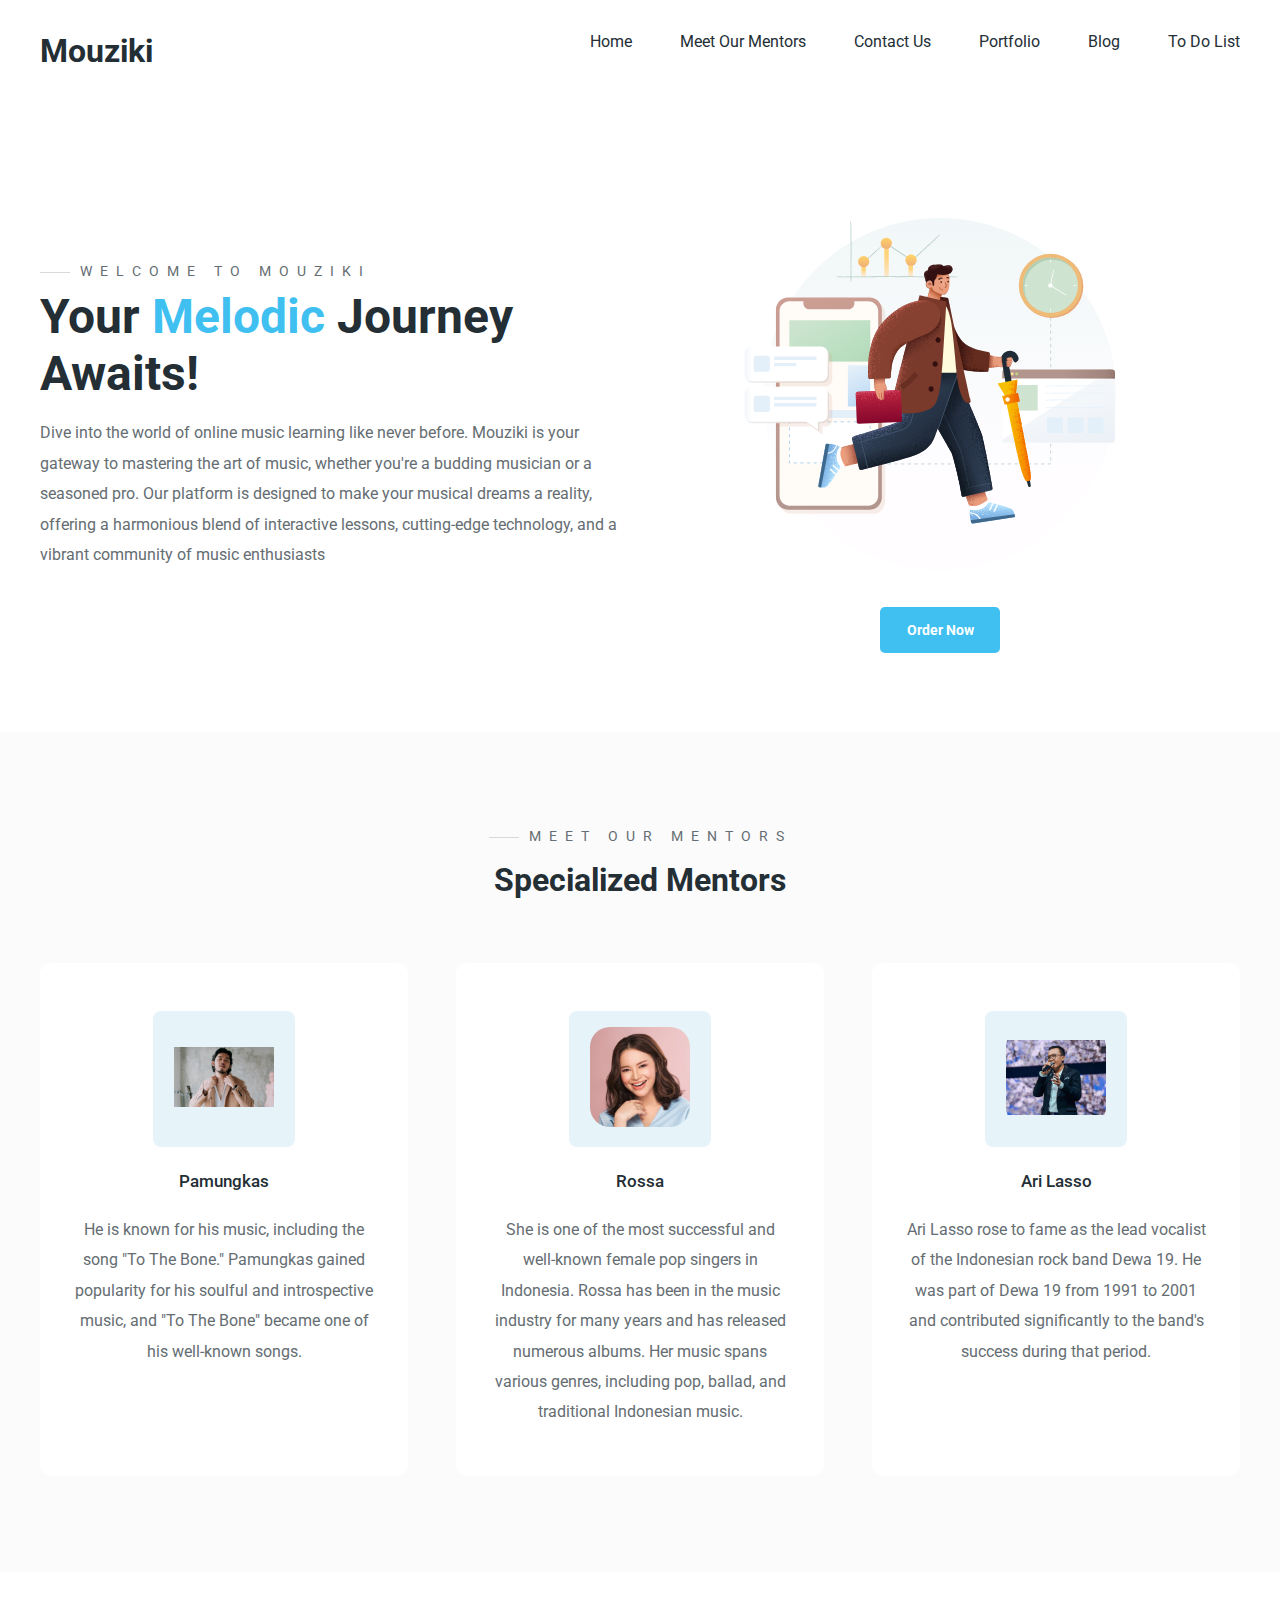
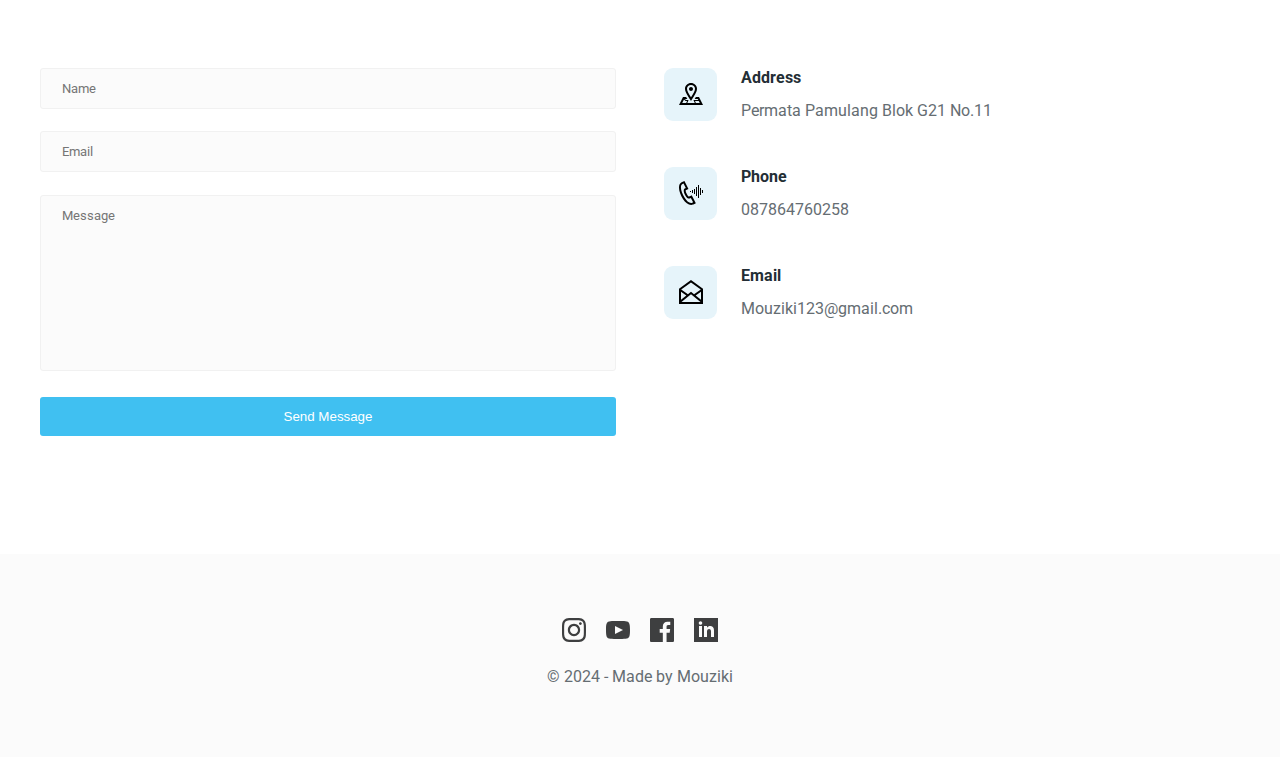
<file: index.html>
<!DOCTYPE html>
<html lang="en">
  <head>
    <meta charset="UTF-8" />
    <meta name="viewport" content="width=device-width, initial-scale=1.0" />
    <link rel="stylesheet" href="./styles/style.css" />
    <title>Mouziki</title>
  </head>
  <body>
    <header>
      <div class="main-container">
        <div class="nav">
          <div class="logo">
            <a href="">Mouziki</a>
          </div>
          <nav>
            <ul>
              <li><a href="#home">Home</a></li>
              <li><a href="#services">Meet Our Mentors</a></li>
              <li><a href="#contact">Contact Us</a></li>
              <li><a href="./Portfolio/index.html">Portfolio</a></li>
              <li><a href="#blog">Blog</a></li>
              <li><a href="./todo.html">To Do List</a></li>
            </ul>
          </nav>

          <div class="burger">
            <div class="garis-1"></div>
            <div class="garis-2"></div>
            <div class="garis-3"></div>
          </div>
        </div>

        <section id="hero">
          <div class="hero-left">
            <h3 class="pre-title">Welcome to Mouziki</h3>
            <h1 class="hero-name">Your <span>Melodic </span>Journey Awaits!</h1>
            <p>
              Dive into the world of online music learning like never before.
              Mouziki is your gateway to mastering the art of music, whether
              you're a budding musician or a seasoned pro. Our platform is
              designed to make your musical dreams a reality, offering a
              harmonious blend of interactive lessons, cutting-edge technology,
              and a vibrant community of music enthusiasts
            </p>
          </div>
          <div class="hero-right">
            <img src="./images/sapiens.svg" alt="" />
            <a href="#" class="order-button" onclick="openPopup()">Order Now</a>
          </div>
          <div class="popup" id="orderPopup">
            <span class="popup-close" onclick="closePopup()">&times;</span>
            <table>
              <thead>
                <tr>
                  <th>Item</th>
                  <th>Month</th>
                  <th>Price</th>
                </tr>
              </thead>
              <tbody>
                <tr>
                  <td>Beginner Class</td>
                  <td>2</td>
                  <td>Rp 50.000</td>
                </tr>
                <tr>
                  <td>Intermediate Class</td>
                  <td>1</td>
                  <td>Rp 100.000</td>
                </tr>
                <tr>
                  <td>Expert Class</td>
                  <td>2</td>
                  <td>Rp 250.000</td>
                </tr>
              </tbody>
            </table>
            <a href="#" class="order-button" onclick="openPopup()">Order Now</a>
          </div>
        </section>
      </div>
    </header>

    <section id="services">
      <div class="services main-container">
        <h3 class="pre-title">Meet Our Mentors</h3>
        <h1 class="section-title mom-title">Specialized Mentors</h1>

        <div class="grid-3">
          <div class="service">
            <div class="service-icon">
              <img
                src="./images/pamungkas-cover.jpeg"
                alt=""
                style="
                  object-fit: contain;
                  height: 100px;
                  width: 100px;
                  border-radius: 20px;
                "
              />
            </div>
            <h4>Pamungkas</h4>
            <p>
              He is known for his music, including the song "To The Bone."
              Pamungkas gained popularity for his soulful and introspective
              music, and "To The Bone" became one of his well-known songs.
            </p>
          </div>
          <div class="service">
            <div class="service-icon">
              <img
                src="./images/rossa.jpeg"
                alt=""
                style="
                  object-fit: contain;
                  height: 100px;
                  width: 100px;
                  border-radius: 20px;
                "
              />
            </div>
            <h4>Rossa</h4>
            <p>
              She is one of the most successful and well-known female pop
              singers in Indonesia. Rossa has been in the music industry for
              many years and has released numerous albums. Her music spans
              various genres, including pop, ballad, and traditional Indonesian
              music.
            </p>
          </div>

          <div class="service">
            <div class="service-icon">
              <img
                src="./images/ari-lasso.jpeg"
                alt=""
                style="
                  object-fit: contain;
                  height: 100px;
                  width: 100px;
                  border-radius: 20px;
                "
              />
            </div>
            <h4>Ari Lasso</h4>
            <p>
              Ari Lasso rose to fame as the lead vocalist of the Indonesian rock
              band Dewa 19. He was part of Dewa 19 from 1991 to 2001 and
              contributed significantly to the band's success during that
              period.
            </p>
          </div>
        </div>
      </div>
    </section>

    <section id="contact">
      <div class="contact main-container">
        <div class="contact-left">
          <form class="contact-form" action="">
            <div>
              <input type="text" placeholder="Name" name="name" />
            </div>
            <div>
              <input type="email" placeholder="Email" name="email" />
            </div>
            <div>
              <textarea
                name="message"
                id="message"
                placeholder="Message"
                cols="30"
                rows="10"
              ></textarea>
            </div>
            <div>
              <button class="btn-submit">Send Message</button>
            </div>
          </form>
        </div>
        <div class="contact-right">
          <div class="contact-item">
            <div class="contact-item-icon">
              <svg
                xmlns="http://www.w3.org/2000/svg"
                width="24"
                height="24"
                viewBox="0 0 24 24"
              >
                <path
                  d="M12 3c2.131 0 4 1.73 4 3.702 0 2.05-1.714 4.941-4 8.561-2.286-3.62-4-6.511-4-8.561 0-1.972 1.869-3.702 4-3.702zm0-2c-3.148 0-6 2.553-6 5.702 0 3.148 2.602 6.907 6 12.298 3.398-5.391 6-9.15 6-12.298 0-3.149-2.851-5.702-6-5.702zm0 8c-1.105 0-2-.895-2-2s.895-2 2-2 2 .895 2 2-.895 2-2 2zm8 6h-3.135c-.385.641-.798 1.309-1.232 2h3.131l.5 1h-4.264l-.344.544-.289.456h.558l.858 2h-7.488l.858-2h.479l-.289-.456-.343-.544h-2.042l-1.011-1h2.42c-.435-.691-.848-1.359-1.232-2h-3.135l-4 8h24l-4-8zm-12.794 6h-3.97l1.764-3.528 1.516 1.528h1.549l-.859 2zm8.808-2h3.75l1 2h-3.892l-.858-2z"
                />
              </svg>
            </div>
            <div class="contact-item-detail">
              <h4>Address</h4>
              <p>Permata Pamulang Blok G21 No.11</p>
            </div>
          </div>
          <div class="contact-item">
            <div class="contact-item-icon">
              <svg
                width="24"
                height="24"
                xmlns="http://www.w3.org/2000/svg"
                fill-rule="evenodd"
                clip-rule="evenodd"
              >
                <path
                  d="M2.59 1.322l2.844-1.322 4.041 7.889-2.724 1.342c-.538 1.259 2.159 6.289 3.297 6.372.09-.058 2.671-1.328 2.671-1.328l4.11 7.932s-2.764 1.354-2.854 1.396c-.598.273-1.215.399-1.842.397-5.649-.019-12.086-10.43-12.133-17.33-.016-2.407.745-4.387 2.59-5.348zm1.93 1.274l-1.023.504c-5.294 2.762 4.177 21.185 9.648 18.686l.972-.474-2.271-4.383-1.026.501c-3.163 1.547-8.262-8.219-5.055-9.938l1.007-.498-2.252-4.398zm15.48 14.404h-1v-13h1v13zm-2-2h-1v-9h1v9zm4-1h-1v-7h1v7zm-6-1h-1v-5h1v5zm-2-1h-1v-3h1v3zm10 0h-1v-3h1v3zm-12-1h-1v-1h1v1z"
                />
              </svg>
            </div>
            <div class="contact-item-detail">
              <h4>Phone</h4>
              <p>087864760258</p>
            </div>
          </div>
          <div class="contact-item">
            <div class="contact-item-icon">
              <svg
                xmlns="http://www.w3.org/2000/svg"
                width="24"
                height="24"
                viewBox="0 0 24 24"
              >
                <path
                  d="M11.99 0l-11.99 8.723v15.277h24v-15.277l-12.01-8.723zm.001 2.472l9.793 7.113-6.735 4.588-3.049-2.47-3.049 2.471-6.737-4.589 9.777-7.113zm-9.991 9.386l5.329 3.63-5.329 4.318v-7.948zm.474 10.142l9.526-7.723 9.526 7.723h-19.052zm19.526-2.194l-5.329-4.317 5.329-3.631v7.948z"
                />
              </svg>
            </div>
            <div class="contact-item-detail">
              <h4>Email</h4>
              <p>Mouziki123@gmail.com</p>
            </div>
          </div>
        </div>
      </div>
    </section>

    <footer>
      <div class="footer-icons">
        <a href="">
          <svg
            xmlns="http://www.w3.org/2000/svg"
            width="24"
            height="24"
            viewBox="0 0 24 24"
          >
            <path
              d="M12 2.163c3.204 0 3.584.012 4.85.07 3.252.148 4.771 1.691 4.919 4.919.058 1.265.069 1.645.069 4.849 0 3.205-.012 3.584-.069 4.849-.149 3.225-1.664 4.771-4.919 4.919-1.266.058-1.644.07-4.85.07-3.204 0-3.584-.012-4.849-.07-3.26-.149-4.771-1.699-4.919-4.92-.058-1.265-.07-1.644-.07-4.849 0-3.204.013-3.583.07-4.849.149-3.227 1.664-4.771 4.919-4.919 1.266-.057 1.645-.069 4.849-.069zm0-2.163c-3.259 0-3.667.014-4.947.072-4.358.2-6.78 2.618-6.98 6.98-.059 1.281-.073 1.689-.073 4.948 0 3.259.014 3.668.072 4.948.2 4.358 2.618 6.78 6.98 6.98 1.281.058 1.689.072 4.948.072 3.259 0 3.668-.014 4.948-.072 4.354-.2 6.782-2.618 6.979-6.98.059-1.28.073-1.689.073-4.948 0-3.259-.014-3.667-.072-4.947-.196-4.354-2.617-6.78-6.979-6.98-1.281-.059-1.69-.073-4.949-.073zm0 5.838c-3.403 0-6.162 2.759-6.162 6.162s2.759 6.163 6.162 6.163 6.162-2.759 6.162-6.163c0-3.403-2.759-6.162-6.162-6.162zm0 10.162c-2.209 0-4-1.79-4-4 0-2.209 1.791-4 4-4s4 1.791 4 4c0 2.21-1.791 4-4 4zm6.406-11.845c-.796 0-1.441.645-1.441 1.44s.645 1.44 1.441 1.44c.795 0 1.439-.645 1.439-1.44s-.644-1.44-1.439-1.44z"
            />
          </svg>
        </a>
        <a href=""
          ><svg
            xmlns="http://www.w3.org/2000/svg"
            width="24"
            height="24"
            viewBox="0 0 24 24"
          >
            <path
              d="M19.615 3.184c-3.604-.246-11.631-.245-15.23 0-3.897.266-4.356 2.62-4.385 8.816.029 6.185.484 8.549 4.385 8.816 3.6.245 11.626.246 15.23 0 3.897-.266 4.356-2.62 4.385-8.816-.029-6.185-.484-8.549-4.385-8.816zm-10.615 12.816v-8l8 3.993-8 4.007z"
            /></svg
        ></a>
        <a href="">
          <svg
            xmlns="http://www.w3.org/2000/svg"
            width="24"
            height="24"
            viewBox="0 0 24 24"
          >
            <path
              d="M22.675 0h-21.35c-.732 0-1.325.593-1.325 1.325v21.351c0 .731.593 1.324 1.325 1.324h11.495v-9.294h-3.128v-3.622h3.128v-2.671c0-3.1 1.893-4.788 4.659-4.788 1.325 0 2.463.099 2.795.143v3.24l-1.918.001c-1.504 0-1.795.715-1.795 1.763v2.313h3.587l-.467 3.622h-3.12v9.293h6.116c.73 0 1.323-.593 1.323-1.325v-21.35c0-.732-.593-1.325-1.325-1.325z"
            />
          </svg>
        </a>
        <a href="">
          <svg
            xmlns="http://www.w3.org/2000/svg"
            width="24"
            height="24"
            viewBox="0 0 24 24"
          >
            <path
              d="M0 0v24h24v-24h-24zm8 19h-3v-11h3v11zm-1.5-12.268c-.966 0-1.75-.79-1.75-1.764s.784-1.764 1.75-1.764 1.75.79 1.75 1.764-.783 1.764-1.75 1.764zm13.5 12.268h-3v-5.604c0-3.368-4-3.113-4 0v5.604h-3v-11h3v1.765c1.397-2.586 7-2.777 7 2.476v6.759z"
            />
          </svg>
        </a>
      </div>
      <p>&#169; 2024 - Made by Mouziki</p>
    </footer>
  </body>
  <script src="./script/script.js"></script>
</html>
</file>
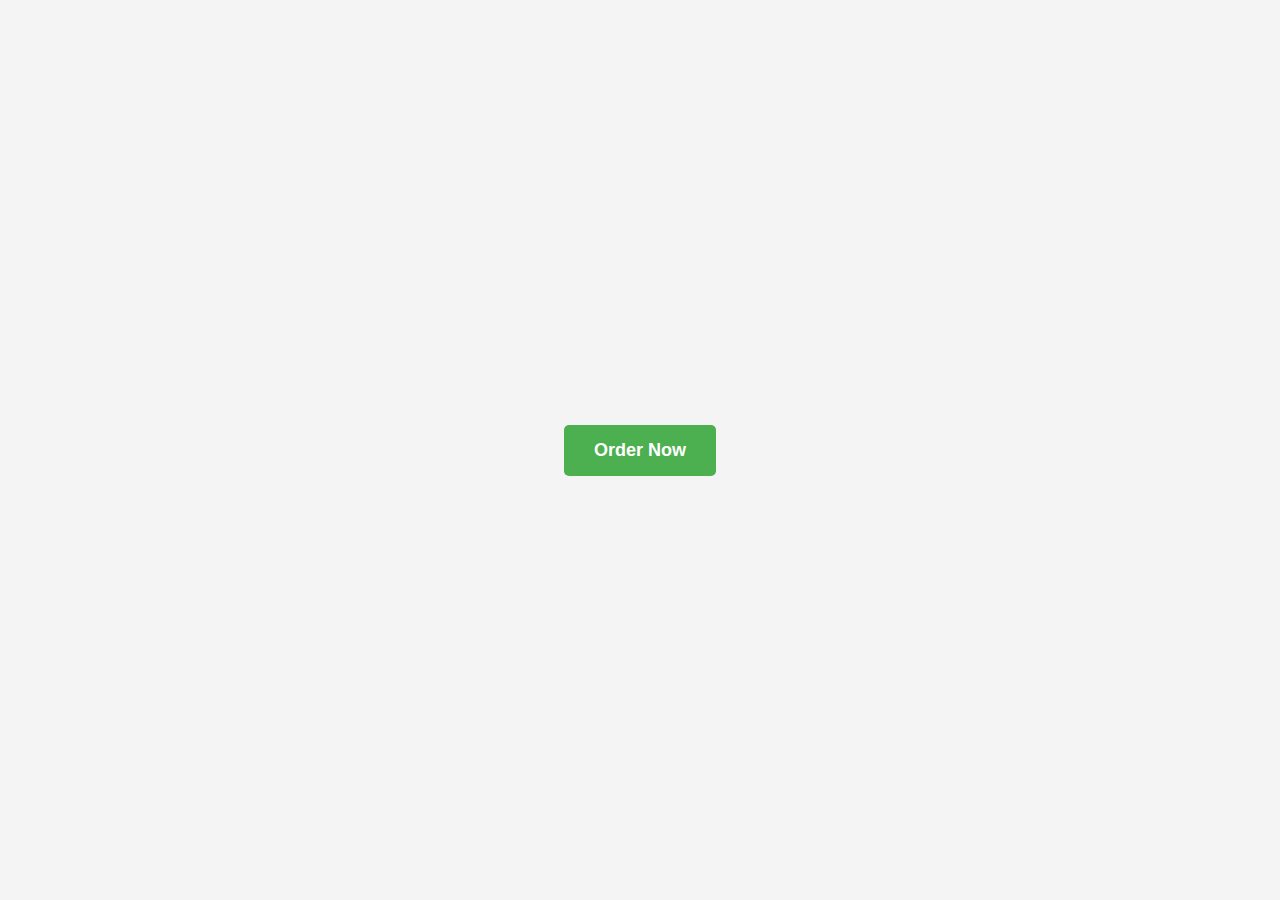
<file: popup.html>
<!DOCTYPE html>
<html lang="en">
<head>
    <meta charset="UTF-8">
    <meta name="viewport" content="width=device-width, initial-scale=1.0">
    <title>Order Now Button with Popup</title>
    <style>
        body {
            font-family: Arial, sans-serif;
            background-color: #f4f4f4;
            display: flex;
            justify-content: center;
            align-items: center;
            height: 100vh;
            margin: 0;
        }

        .order-button {
            padding: 15px 30px;
            font-size: 18px;
            font-weight: bold;
            text-align: center;
            text-decoration: none;
            display: inline-block;
            border-radius: 5px;
            transition: background-color 0.3s ease;
            background-color: #4CAF50;
            color: white;
            border: none;
            cursor: pointer;
        }

        .order-button:hover {
            background-color: #45a049;
        }

        .popup {
            display: none;
            position: fixed;
            top: 50%;
            left: 50%;
            transform: translate(-50%, -50%);
            background-color: white;
            padding: 20px;
            border-radius: 5px;
            box-shadow: 0 0 10px rgba(0, 0, 0, 0.2);
            z-index: 2;
        }

        .popup-close {
            position: absolute;
            top: 10px;
            right: 10px;
            cursor: pointer;
        }

        table {
            width: 100%;
            border-collapse: collapse;
            margin-top: 15px;
        }

        th, td {
            padding: 10px;
            text-align: left;
            border-bottom: 1px solid #ddd;
        }

        th {
            background-color: #4CAF50;
            color: white;
        }
    </style>
</head>
<body>

<a href="#" class="order-button" onclick="openPopup()">Order Now</a>

<div class="popup" id="orderPopup">
    <span class="popup-close" onclick="closePopup()">&times;</span>
    <table>
        <thead>
            <tr>
                <th>Item</th>
                <th>Quantity</th>
                <th>Price</th>
            </tr>
        </thead>
        <tbody>
            <tr>
                <td>Product 1</td>
                <td>2</td>
                <td>$20</td>
            </tr>
            <tr>
                <td>Product 2</td>
                <td>1</td>
                <td>$15</td>
            </tr>
            <!-- Add more rows as needed -->
        </tbody>
    </table>
</div>

<script>
    function openPopup() {
        document.getElementById("orderPopup").style.display = "block";
    }

    function closePopup() {
        document.getElementById("orderPopup").style.display = "none";
    }
</script>

</body>
</html>
</file>
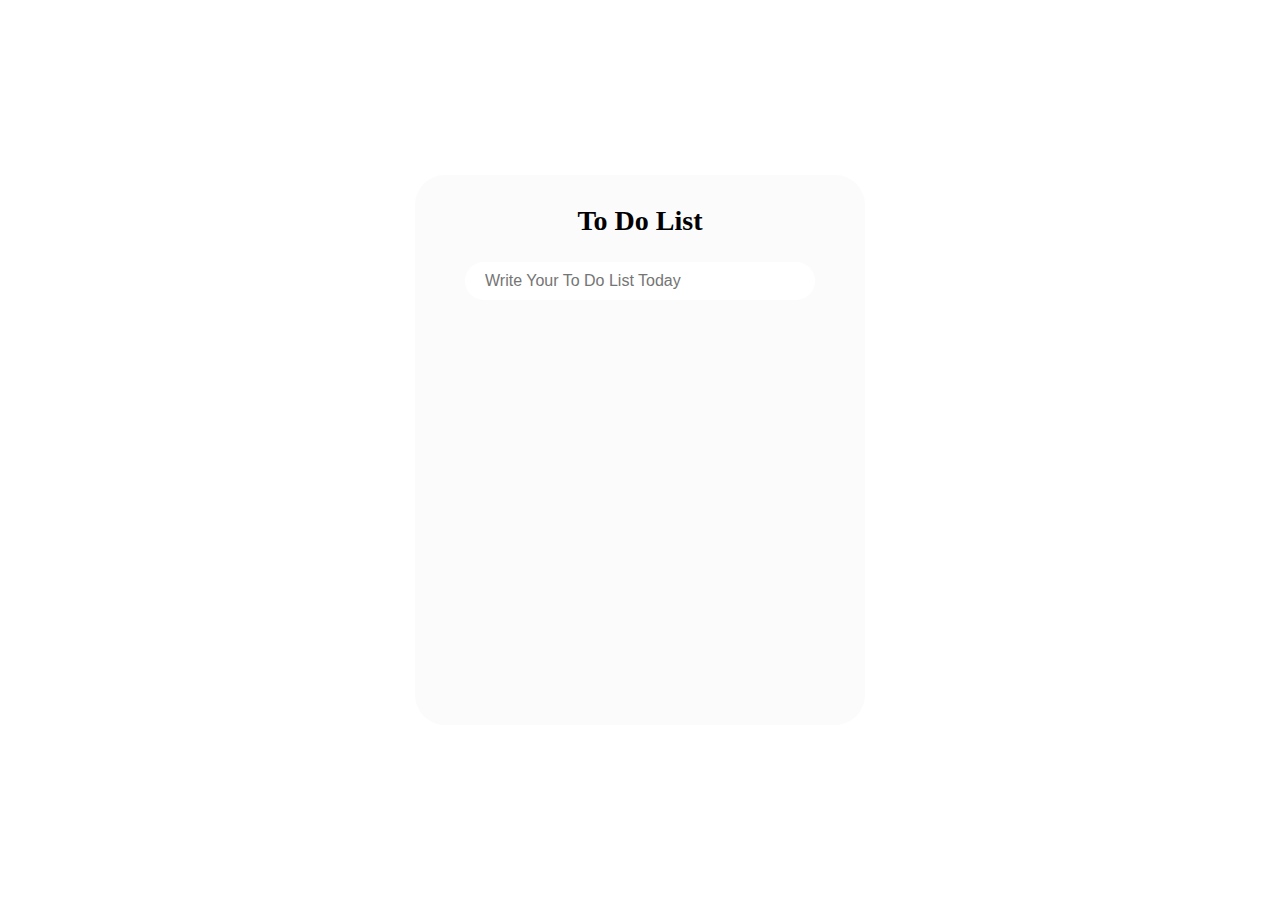
<file: todo.html>
<!DOCTYPE html>
<html lang="en">
  <head>
    <meta charset="UTF-8" />
    <meta name="viewport" content="width=device-width, initial-scale=1.0" />
    <title>To Do List</title>
    <link rel="stylesheet" href="./styles/style-todo.css" />
  </head>
  <body>
    <div class="container">
      <div class="box">
        <h2>To Do List</h2>
        <input type="text" placeholder="Write Your To Do List Today" id="input" />
        <ul id="list"></ul>
      </div>
    </div>
  </body>
  <script>
    let input = document.querySelector("#input");
    let list = document.querySelector("#list");

    document.addEventListener("DOMContentLoaded", function () {
      loadTasks();
    });

    input.addEventListener("keyup", function (event) {
      if (event.key == "Enter") {
        addItem(this.value);
        this.value = "";
      }
    });

    let addItem = (input) => {
      let tasks = JSON.parse(localStorage.getItem("tasks")) || [];
      tasks.push({ text: input, done: false });
      localStorage.setItem("tasks", JSON.stringify(tasks));
      loadTasks();
    };

    loadTasks = () => {
      let tasks = JSON.parse(localStorage.getItem("tasks")) || [];
      list.innerHTML = "";

      tasks.forEach(function (task) {
        let listItem = document.createElement("li");
        listItem.innerHTML = `${task.text}<i></i>`;
        listItem.className = task.done ? "done" : "";

        listItem.addEventListener("click", function () {
          task.done = !task.done;
          localStorage.setItem("tasks", JSON.stringify(tasks));
          loadTasks();
        });

        listItem.querySelector("i").addEventListener("click", function () {
          tasks = tasks.filter((t) => t !== task);
          localStorage.setItem("tasks", JSON.stringify(tasks));
          loadTasks();
        });

        list.appendChild(listItem);
      });
    };
  </script>
</html>
</file>
<file: styles/style.css>
@import url('https://fonts.googleapis.com/css2?family=Roboto:wght@400;500;700;900&display=swap');

:root {
    --primaryTextColor: #232e35;
    --secondaryTextColor: #656d72;

    --borderColor: #f1f1f1;
    --lineColor: #d9d9d9;

    --primaryBackgroundColor: #fff;
    --secondaryBackgroundColor: #fbfbfb;
    --thirdBackgroundColor: #E6F4FA;

    --primaryIconColor: #40C0F1;
    --primaryIconColorHover: #79d2f5;

    --sectionPadding: 6rem 0;

    --itemBorderRadius: 0.7rem;
}

* {
    margin: 0;
    padding: 0;
    box-sizing: border-box;
}

body {
    font-family: "Roboto", sans-serif;
}

h1, h2, h3, h4, h5, h6, strong {
    color: var(--primaryTextColor);
}

p {
    font-size: 1rem;
    line-height: 1.9rem;
}

p, span, label, input, textarea, li {
    color: var(--secondaryTextColor);
}

a {
    text-decoration: none;
}

.main-container {
    width: 1200px;
    margin: 0 auto;
}

@media screen and (max-width: 1200px) {
    .main-container {
        width: 90%;
    }
}

.pre-title {
    text-transform: uppercase;
    letter-spacing: 0.5rem;
    color: var(--secondaryTextColor);
    position: relative;
    padding-left: 40px;
    width: fit-content;
    font-size: 0.9rem;
    font-weight: 400;
}

.pre-title::before {
    content: "";
    width: 30px;
    height: 1px;
    background: var(--lineColor);
    position: absolute;
    display: block;
    left: 0;
    top: 50%;
}

.nav {
    display: flex;
    justify-content: space-between;
    padding: 2rem 0;
}

.nav ul {
    list-style: none;
    display: flex;
    gap: 3rem;
}

.logo {
    display: flex;
    align-items: center;
    font-weight: 700;
    font-size: 2rem;
}

.logo a {
    color: var(--primaryTextColor);
}

nav ul li {
    display: flex;
    align-items: center;
}

nav ul li a {
    color: var(--primaryTextColor);
}

.burger div {
    width: 25px;
    height: 2px;
    background-color: #000;
    margin: 7px;
    transition: all .3s;
    z-index: 99;
}

.burger {
    display: none;
    z-index: 99;
    position: fixed;
    top: 33px;
    right: 35px;
}

#hero {
    height: 630px;
    display: grid;
    grid-template-columns: 1fr 1fr;
    align-items: center;
}

.hero-name {
    font-size: 3rem;
    font-weight: 700;
    margin: 0.5rem 0rem 1rem;
}

.hero-name span {
    color: var(--primaryIconColor);
}

.hero-right img {
    width: 80%;
}

.hero-right {
    display: flex;
    justify-content: center;
    align-items: center;
    flex-direction: column;
}

.order-button {
    padding: 15px 20px;
    font-size: 14px;
    font-weight: bold;
    text-align: center;
    text-decoration: none;
    display: inline-block;
    border-radius: 5px;
    background-color: #40C0F1;
    color: white;
    border: none;
    cursor: pointer;
    width: 20%;
}

.order-button:hover {
    background-color: #79d2f5
    ;
}

.popup {
    display: none;
    position: fixed;
    top: 50%;
    left: 50%;
    transform: translate(-50%, -50%);
    background-color: white;
    padding: 20px;
    border-radius: 5px;
    box-shadow: 0 0 10px rgba(0, 0, 0, 0.2);
    z-index: 2;
}

.popup-close {
    position: absolute;
    top: 10px;
    right: 10px;
    cursor: pointer;
}

table {
    width: 100%;
    border-collapse: collapse;
    margin-top: 15px;
}

th, td {
    padding: 10px;
    text-align: left;
    border-bottom: 1px solid #ddd;
}

th {
    background-color: #40C0F1;
    color: white;
}

.popup a {
    margin-top: 20px ;
    width: 100%;
    padding: 15px 5px;
    display: flex;
    justify-content: center;
    align-items: center;
}

#services {
    background-color: var(--secondaryBackgroundColor);
    padding: var(--sectionPadding);
}

.services .pre-title {
    margin: 0 auto;
}

.mom-title {
    text-align: center;
}

.section-title {
    margin: 1rem 0 4rem;
    font-size: 2rem;
}

.grid-3 {
    display: grid;
    grid-template-columns: repeat(auto-fit, minmax(250px, 1fr));
    gap: 3rem;
}

.service {
    padding: 3rem 2rem;
    text-align: center;
    background: var(--primaryBackgroundColor);
    border-radius: var(--itemBorderRadius);
}

.service h4 {
    margin: 1.5rem 0;
    font-weight: 500;
    font-size: 1.05rem;
}

.service-icon {
    background: var(--thirdBackgroundColor);
    width: fit-content;
    margin: 0 auto;
    padding: 1rem 1.3rem;
    border-radius: 0.5rem;
}

#contact {
    padding: var(--sectionPadding);
}

.contact {
    display: grid;
    grid-template-columns: repeat(auto-fit, minmax(350px, 1fr));
    gap: 3rem;
}

.contact-form div {
    margin-bottom: 1.4rem;
}

.contact-form input, 
.contact-form textarea {
    width: 100%;
    padding: 0.75rem 1.3rem;
    font-family: "Roboto", sans-serif;
    background: var(--secondaryBackgroundColor);
    border: 1px solid var(--borderColor);
    border-radius: 3px;
    resize: none;
}

.btn-submit {
    width: 100%;
    padding: 0.75rem 1.3rem;
    background-color: var(--primaryIconColor);
    color: #fff;
    border: none;
    border-radius: 3px;
}

.btn-submit:hover {
    background: var(--primaryIconColorHover);
}

.contact-item-icon {
    background: var(--thirdBackgroundColor);
    width: 53px;
    height: 53px;
    border-radius: 9px;
    display: flex;
    justify-content: center;
    align-items: center;
}

.contact-item-detail h4 {
    margin-bottom: 0.6rem;
}

.contact-item {
    display: flex;
    gap: 1.5rem;
    margin-bottom: 2.5rem;
}

footer{
    padding: 4rem 0;
    background: var(--secondaryBackgroundColor);
    text-align: center;
}

.footer-icons {
    margin-bottom: 1rem;
}

.footer-icons a {
    margin: 0 0.5rem;
}

.footer-icons svg {
    fill: #3e3f40;
}

.footer-icons a:hover svg {
    fill: #000;
}
</file>
<file: styles/style-todo.css>
* {
    margin: 0;
    padding: 0;
    box-sizing: border-box;
  }

  body {
    display: flex;
    justify-content: center;
    align-items: center;
    min-height: 100vh;
    background-color: #fff;
  }

  .box {
    position: relative;
    width: 450px;
    height: 550px;
    background-color: #fbfbfb;
    border-radius: 30px;
    padding: 30px 50px;
  }

  h2 {
    width: 100%;
    font-weight: 600;
    text-align: center;
    color: black;
    font-size: 1.75rem;
  }

  #input {
    position: relative;
    width: 100%;
    margin-top: 25px;
    border: none;
    outline: none;
    padding: 10px 20px;
    border-radius: 30px;
    font-size: 1em;
  }

  .box li {
    position: relative;
    width: calc(100% - 40px);
    display: flex;
    padding: 10px 10px 10px 45px;
    align-items: center;
    background: #f5f3fe;
    margin: 15px 0;
    min-height: 45px;
    cursor: pointer;
    border-radius: 22.5px;
  }

  .box li i {
    position: absolute;
    width: 30px;
    height: 30px;
    display: flex;
    justify-content: center;
    align-items: center;
    background: red;
    right: -40px;
    border-radius: 50%;
  }

  .box li i::before {
    content: "";
    position: absolute;
    width: 15px;
    height: 2px;
    background: #fff;
    transform: rotate(45deg);
  }

  .box li i::after {
    content: "";
    position: absolute;
    width: 15px;
    height: 2px;
    background: #fff;
    transform: rotate(-45deg);
  }

  .box li::before {
    content: "";
    position: absolute;
    left: 8px;
    width: 30px;
    height: 30px;
    background: #fff;
    border-radius: 50%;
  }
  .box li.done {
    background: #fff;
  }

  .box li.done::after {
    left: 16px;
    content: "";
    position: absolute;
    width: 12px;
    height: 6px;
    border-left: 2px solid #232e35;
    border-bottom: 2px solid #232e35;
    transform: rotate(315deg);
  }
  
  .box li.done {
    background: #fff;
    color: #808080; 
  }

  .box li.done::after {
    left: 16px;
    content: "";
    position: absolute;
    width: 12px;
    height: 6px;
    border-left: 2px solid #808080;
    border-bottom: 2px solid #808080;
    transform: rotate(315deg);
  }

  #list {
    position: relative;
    margin-top: 20px;
    height: 350px;
    overflow-y: auto;
    padding-right: 10px;
  }
  ::-webkit-scrollbar {
    width: 5px;
  }
  ::-webkit-scrollbar-track {
    box-shadow: inset 0 0 15px rgba(0, 0, 0, 0, 5);
  }
  ::-webkit-scrollbar-thumb {
    background: #232e35;
  }
</file>
